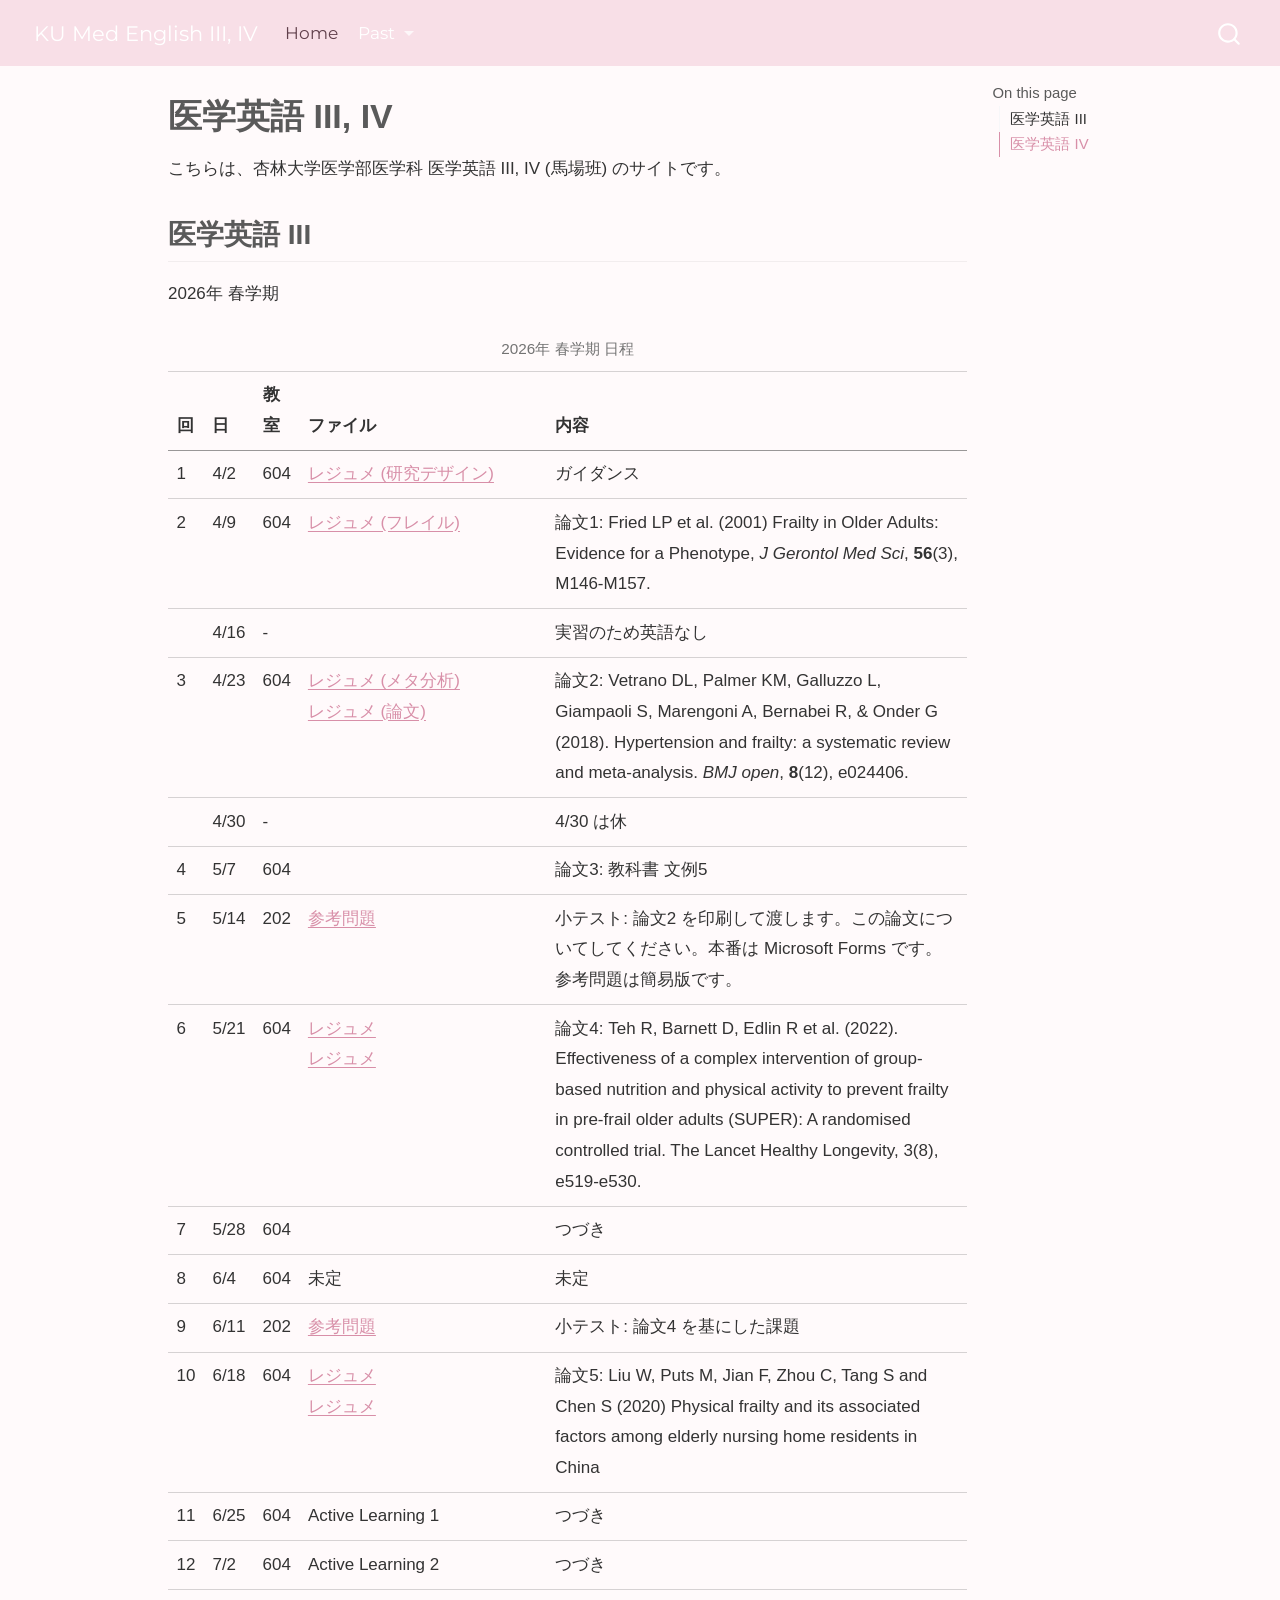
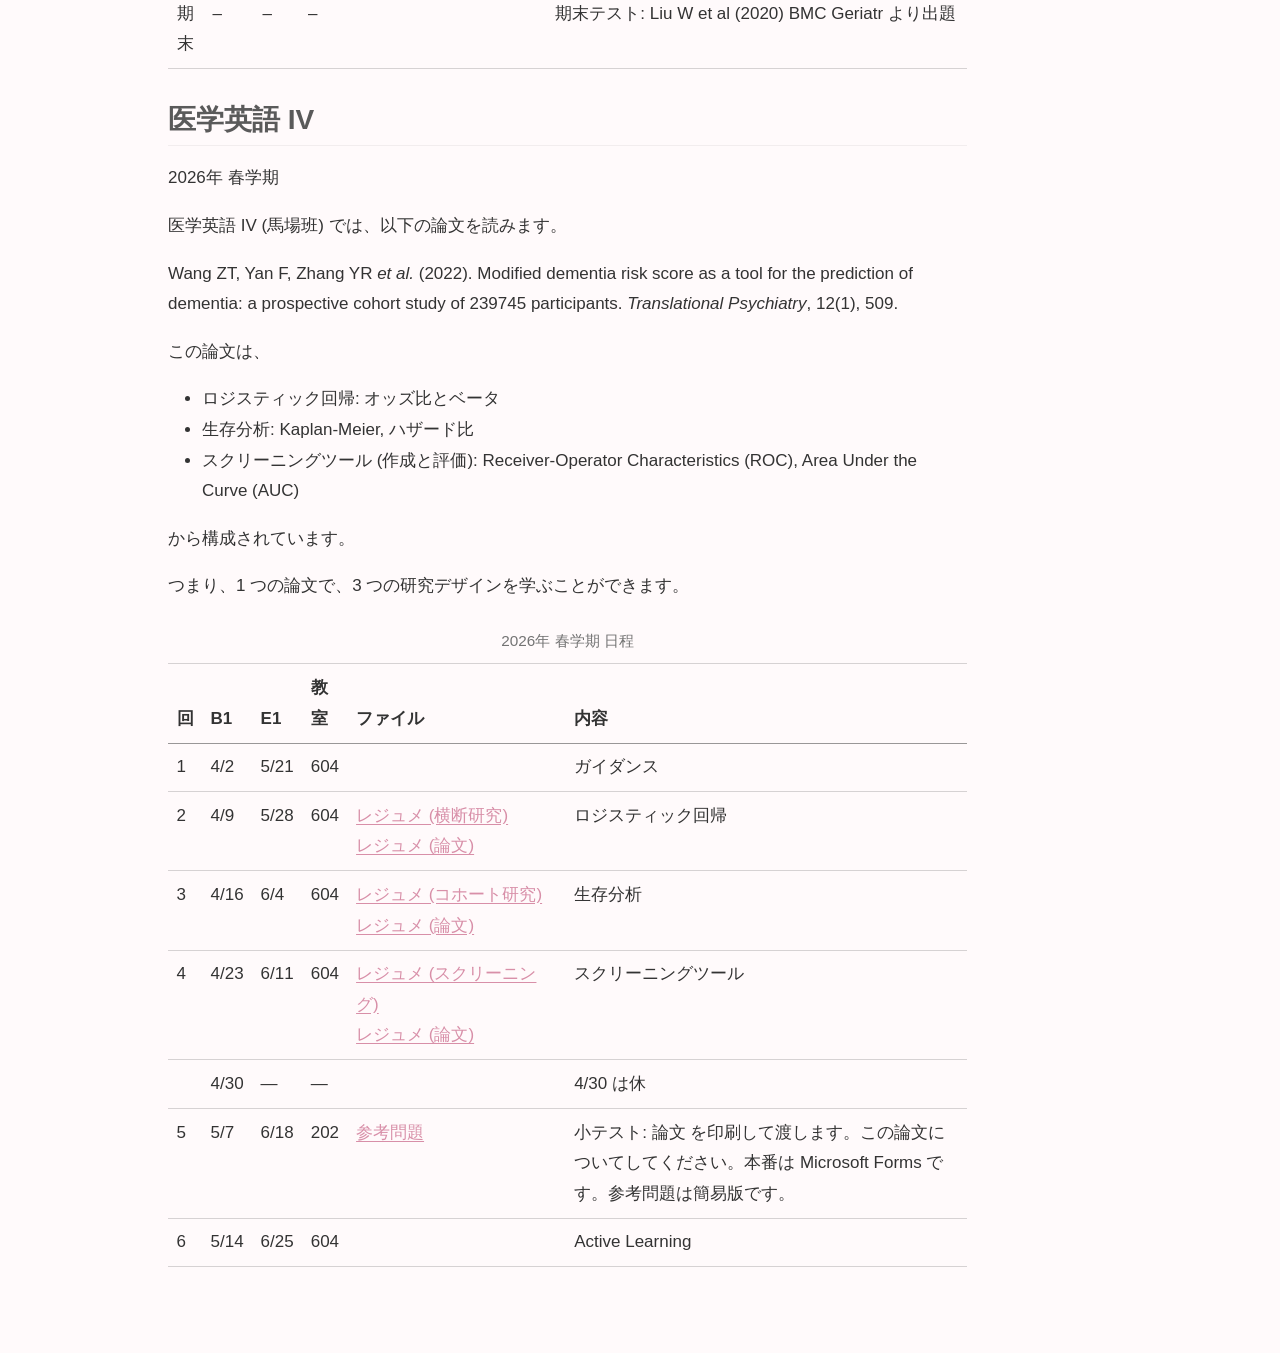
<file: docs/index.html>
<!DOCTYPE html>
<html xmlns="http://www.w3.org/1999/xhtml" lang="en" xml:lang="en"><head>

<meta charset="utf-8">
<meta name="generator" content="quarto-1.8.25">

<meta name="viewport" content="width=device-width, initial-scale=1.0, user-scalable=yes">


<title>医学英語 III, IV – KU Med English III, IV</title>
<style>
code{white-space: pre-wrap;}
span.smallcaps{font-variant: small-caps;}
div.columns{display: flex; gap: min(4vw, 1.5em);}
div.column{flex: auto; overflow-x: auto;}
div.hanging-indent{margin-left: 1.5em; text-indent: -1.5em;}
ul.task-list{list-style: none;}
ul.task-list li input[type="checkbox"] {
  width: 0.8em;
  margin: 0 0.8em 0.2em -1em; /* quarto-specific, see https://github.com/quarto-dev/quarto-cli/issues/4556 */ 
  vertical-align: middle;
}
</style>


<script src="site_libs/quarto-nav/quarto-nav.js"></script>
<script src="site_libs/quarto-nav/headroom.min.js"></script>
<script src="site_libs/clipboard/clipboard.min.js"></script>
<script src="site_libs/quarto-search/autocomplete.umd.js"></script>
<script src="site_libs/quarto-search/fuse.min.js"></script>
<script src="site_libs/quarto-search/quarto-search.js"></script>
<meta name="quarto:offset" content="./">
<script src="site_libs/quarto-html/quarto.js" type="module"></script>
<script src="site_libs/quarto-html/tabsets/tabsets.js" type="module"></script>
<script src="site_libs/quarto-html/axe/axe-check.js" type="module"></script>
<script src="site_libs/quarto-html/popper.min.js"></script>
<script src="site_libs/quarto-html/tippy.umd.min.js"></script>
<script src="site_libs/quarto-html/anchor.min.js"></script>
<link href="site_libs/quarto-html/tippy.css" rel="stylesheet">
<link href="site_libs/quarto-html/quarto-syntax-highlighting-7b89279ff1a6dce999919e0e67d4d9ec.css" rel="stylesheet" id="quarto-text-highlighting-styles">
<script src="site_libs/bootstrap/bootstrap.min.js"></script>
<link href="site_libs/bootstrap/bootstrap-icons.css" rel="stylesheet">
<link href="site_libs/bootstrap/bootstrap-339d2f6278ea408a7a1bcedd7a5a4e6b.min.css" rel="stylesheet" append-hash="true" id="quarto-bootstrap" data-mode="light">
<script id="quarto-search-options" type="application/json">{
  "location": "navbar",
  "copy-button": false,
  "collapse-after": 3,
  "panel-placement": "end",
  "type": "overlay",
  "limit": 50,
  "keyboard-shortcut": [
    "f",
    "/",
    "s"
  ],
  "show-item-context": false,
  "language": {
    "search-no-results-text": "No results",
    "search-matching-documents-text": "matching documents",
    "search-copy-link-title": "Copy link to search",
    "search-hide-matches-text": "Hide additional matches",
    "search-more-match-text": "more match in this document",
    "search-more-matches-text": "more matches in this document",
    "search-clear-button-title": "Clear",
    "search-text-placeholder": "",
    "search-detached-cancel-button-title": "Cancel",
    "search-submit-button-title": "Submit",
    "search-label": "Search"
  }
}</script>


</head>

<body class="nav-fixed quarto-light">

<div id="quarto-search-results"></div>
  <header id="quarto-header" class="headroom fixed-top">
    <nav class="navbar navbar-expand-lg " data-bs-theme="dark">
      <div class="navbar-container container-fluid">
      <div class="navbar-brand-container mx-auto">
    <a href="./index.html" class="navbar-brand navbar-brand-logo">
    </a>
    <a class="navbar-brand" href="./index.html">
    <span class="navbar-title">KU Med English III, IV</span>
    </a>
  </div>
            <div id="quarto-search" class="" title="Search"></div>
          <button class="navbar-toggler" type="button" data-bs-toggle="collapse" data-bs-target="#navbarCollapse" aria-controls="navbarCollapse" role="menu" aria-expanded="false" aria-label="Toggle navigation" onclick="if (window.quartoToggleHeadroom) { window.quartoToggleHeadroom(); }">
  <span class="navbar-toggler-icon"></span>
</button>
          <div class="collapse navbar-collapse" id="navbarCollapse">
            <ul class="navbar-nav navbar-nav-scroll me-auto">
  <li class="nav-item">
    <a class="nav-link active" href="./index.html" aria-current="page"> 
<span class="menu-text">Home</span></a>
  </li>  
  <li class="nav-item dropdown ">
    <a class="nav-link dropdown-toggle" href="#" id="nav-menu-past" role="link" data-bs-toggle="dropdown" aria-expanded="false">
 <span class="menu-text">Past</span>
    </a>
    <ul class="dropdown-menu" aria-labelledby="nav-menu-past">    
        <li>
    <a class="dropdown-item" href="./2025_Autumn.html">
 <span class="dropdown-text">2025 Autumn</span></a>
  </li>  
    </ul>
  </li>
</ul>
          </div> <!-- /navcollapse -->
            <div class="quarto-navbar-tools">
</div>
      </div> <!-- /container-fluid -->
    </nav>
</header>
<!-- content -->
<div id="quarto-content" class="quarto-container page-columns page-rows-contents page-layout-article page-navbar">
<!-- sidebar -->
<!-- margin-sidebar -->
    <div id="quarto-margin-sidebar" class="sidebar margin-sidebar">
        <nav id="TOC" role="doc-toc" class="toc-active">
    <h2 id="toc-title">On this page</h2>
   
  <ul>
  <li><a href="#医学英語-iii" id="toc-医学英語-iii" class="nav-link active" data-scroll-target="#医学英語-iii">医学英語 III</a></li>
  <li><a href="#医学英語-iv" id="toc-医学英語-iv" class="nav-link" data-scroll-target="#医学英語-iv">医学英語 IV</a></li>
  </ul>
</nav>
    </div>
<!-- main -->
<main class="content" id="quarto-document-content">

<header id="title-block-header" class="quarto-title-block default">
<div class="quarto-title">
<h1 class="title">医学英語 III, IV</h1>
</div>



<div class="quarto-title-meta">

    
  
    
  </div>
  


</header>


<p>こちらは、杏林大学医学部医学科 医学英語 III, IV (馬場班) のサイトです。</p>
<section id="医学英語-iii" class="level2">
<h2 class="anchored" data-anchor-id="医学英語-iii">医学英語 III</h2>
<p>2026年 春学期</p>
<table class="caption-top table">
<caption>2026年 春学期 日程</caption>
<colgroup>
<col style="width: 1%">
<col style="width: 1%">
<col style="width: 3%">
<col style="width: 35%">
<col style="width: 60%">
</colgroup>
<thead>
<tr class="header">
<th>回</th>
<th>日</th>
<th>教室</th>
<th>ファイル</th>
<th>内容</th>
</tr>
</thead>
<tbody>
<tr class="odd">
<td>1</td>
<td>4/2</td>
<td>604</td>
<td><a href="https://babayoshihiko.github.io/How/design.html">レジュメ (研究デザイン)</a></td>
<td>ガイダンス</td>
</tr>
<tr class="even">
<td>2</td>
<td>4/9</td>
<td>604</td>
<td><a href="https://babayoshihiko.github.io/How/frailty.html">レジュメ (フレイル)</a></td>
<td>論文1: Fried LP et al.&nbsp;(2001) Frailty in Older Adults: Evidence for a Phenotype, <em>J Gerontol Med Sci</em>, <strong>56</strong>(3), M146-M157.</td>
</tr>
<tr class="odd">
<td></td>
<td>4/16</td>
<td>-</td>
<td></td>
<td>実習のため英語なし</td>
</tr>
<tr class="even">
<td>3</td>
<td>4/23</td>
<td>604</td>
<td><a href="https://babayoshihiko.github.io/How/meta_intro.html">レジュメ (メタ分析)</a><br><a href="https://kyorin.pages.dev/meta_vetrano.html">レジュメ (論文)</a></td>
<td>論文2: Vetrano DL, Palmer KM, Galluzzo L, Giampaoli S, Marengoni A, Bernabei R, &amp; Onder G (2018). Hypertension and frailty: a systematic review and meta-analysis. <em>BMJ open</em>, <strong>8</strong>(12), e024406.</td>
</tr>
<tr class="odd">
<td></td>
<td>4/30</td>
<td>-</td>
<td></td>
<td>4/30 は休</td>
</tr>
<tr class="even">
<td>4</td>
<td>5/7</td>
<td>604</td>
<td></td>
<td>論文3: 教科書 文例5</td>
</tr>
<tr class="odd">
<td>5</td>
<td>5/14</td>
<td>202</td>
<td><a href="https://kyorin.pages.dev/meta_vetrano_q.html">参考問題</a></td>
<td>小テスト: 論文2 を印刷して渡します。この論文についてしてください。本番は Microsoft Forms です。参考問題は簡易版です。</td>
</tr>
<tr class="even">
<td>6</td>
<td>5/21</td>
<td>604</td>
<td><a href="https://babayoshihiko.github.io/How/rct_intro.html">レジュメ</a><br><a href="https://kyorin.pages.dev/rct_teh.html">レジュメ</a></td>
<td>論文4: Teh R, Barnett D, Edlin R et al.&nbsp;(2022). Effectiveness of a complex intervention of group-based nutrition and physical activity to prevent frailty in pre-frail older adults (SUPER): A randomised controlled trial. The Lancet Healthy Longevity, 3(8), e519-e530.</td>
</tr>
<tr class="odd">
<td>7</td>
<td>5/28</td>
<td>604</td>
<td></td>
<td>つづき</td>
</tr>
<tr class="even">
<td>8</td>
<td>6/4</td>
<td>604</td>
<td>未定</td>
<td>未定</td>
</tr>
<tr class="odd">
<td>9</td>
<td>6/11</td>
<td>202</td>
<td><a href="https://docs.google.com/forms/d/e/1FAIpQLSeEI0pFkn-cZTdrIPrbXhW5z1Pq6cPuHLH8r0yxcHSd3hLn8A/viewform?usp=header">参考問題</a></td>
<td>小テスト: 論文4 を基にした課題</td>
</tr>
<tr class="even">
<td>10</td>
<td>6/18</td>
<td>604</td>
<td><a href="https://babayoshihiko.github.io/How/crosssectional_intro.html">レジュメ</a><br><a href="http://kyorin.pages.dev/crosssectional_liu.html">レジュメ</a></td>
<td>論文5: Liu W, Puts M, Jian F, Zhou C, Tang S and Chen S (2020) Physical frailty and its associated factors among elderly nursing home residents in China</td>
</tr>
<tr class="odd">
<td>11</td>
<td>6/25</td>
<td>604</td>
<td>Active Learning 1</td>
<td>つづき</td>
</tr>
<tr class="even">
<td>12</td>
<td>7/2</td>
<td>604</td>
<td>Active Learning 2</td>
<td>つづき</td>
</tr>
<tr class="odd">
<td>期末</td>
<td>–</td>
<td>–</td>
<td>–</td>
<td>期末テスト: Liu W et al (2020) BMC Geriatr より出題</td>
</tr>
</tbody>
</table>
</section>
<section id="医学英語-iv" class="level2">
<h2 class="anchored" data-anchor-id="医学英語-iv">医学英語 IV</h2>
<p>2026年 春学期</p>
<p>医学英語 IV (馬場班) では、以下の論文を読みます。</p>
<p>Wang ZT, Yan F, Zhang YR <em>et al.</em> (2022). Modified dementia risk score as a tool for the prediction of dementia: a prospective cohort study of 239745 participants. <em>Translational Psychiatry</em>, 12(1), 509.</p>
<p>この論文は、</p>
<ul>
<li>ロジスティック回帰: オッズ比とベータ</li>
<li>生存分析: Kaplan-Meier, ハザード比</li>
<li>スクリーニングツール (作成と評価): Receiver-Operator Characteristics (ROC), Area Under the Curve (AUC)</li>
</ul>
<p>から構成されています。</p>
<p>つまり、1 つの論文で、3 つの研究デザインを学ぶことができます。</p>
<table class="caption-top table">
<caption>2026年 春学期 日程</caption>
<colgroup>
<col style="width: 1%">
<col style="width: 1%">
<col style="width: 1%">
<col style="width: 3%">
<col style="width: 33%">
<col style="width: 60%">
</colgroup>
<thead>
<tr class="header">
<th>回</th>
<th>B1</th>
<th>E1</th>
<th>教室</th>
<th>ファイル</th>
<th>内容</th>
</tr>
</thead>
<tbody>
<tr class="odd">
<td>1</td>
<td>4/2</td>
<td>5/21</td>
<td>604</td>
<td></td>
<td>ガイダンス</td>
</tr>
<tr class="even">
<td>2</td>
<td>4/9</td>
<td>5/28</td>
<td>604</td>
<td><a href="https://babayoshihiko.github.io/How/crosssectional_intro.html">レジュメ (横断研究)</a><br><a href="https://kyorin.pages.dev/screening_wang.html">レジュメ (論文)</a></td>
<td>ロジスティック回帰</td>
</tr>
<tr class="odd">
<td>3</td>
<td>4/16</td>
<td>6/4</td>
<td>604</td>
<td><a href="https://kyorin.pages.dev/cohort_intro.html">レジュメ (コホート研究)</a><br><a href="https://kyorin.pages.dev/screening_wang.html">レジュメ (論文)</a></td>
<td>生存分析</td>
</tr>
<tr class="even">
<td>4</td>
<td>4/23</td>
<td>6/11</td>
<td>604</td>
<td><a href="https://babayoshihiko.github.io/How/screening_intro.html">レジュメ (スクリーニング)</a><br><a href="https://kyorin.pages.dev/screening_wang.html">レジュメ (論文)</a></td>
<td>スクリーニングツール</td>
</tr>
<tr class="odd">
<td></td>
<td>4/30</td>
<td>—</td>
<td>—</td>
<td></td>
<td>4/30 は休</td>
</tr>
<tr class="even">
<td>5</td>
<td>5/7</td>
<td>6/18</td>
<td>202</td>
<td><a href="https://kyorin.pages.dev/screening_wang_q.html">参考問題</a></td>
<td>小テスト: 論文 を印刷して渡します。この論文についてしてください。本番は Microsoft Forms です。参考問題は簡易版です。</td>
</tr>
<tr class="odd">
<td>6</td>
<td>5/14</td>
<td>6/25</td>
<td>604</td>
<td></td>
<td>Active Learning</td>
</tr>
</tbody>
</table>


</section>

</main> <!-- /main -->
<script id="quarto-html-after-body" type="application/javascript">
  window.document.addEventListener("DOMContentLoaded", function (event) {
    const icon = "";
    const anchorJS = new window.AnchorJS();
    anchorJS.options = {
      placement: 'right',
      icon: icon
    };
    anchorJS.add('.anchored');
    const isCodeAnnotation = (el) => {
      for (const clz of el.classList) {
        if (clz.startsWith('code-annotation-')) {                     
          return true;
        }
      }
      return false;
    }
    const onCopySuccess = function(e) {
      // button target
      const button = e.trigger;
      // don't keep focus
      button.blur();
      // flash "checked"
      button.classList.add('code-copy-button-checked');
      var currentTitle = button.getAttribute("title");
      button.setAttribute("title", "Copied!");
      let tooltip;
      if (window.bootstrap) {
        button.setAttribute("data-bs-toggle", "tooltip");
        button.setAttribute("data-bs-placement", "left");
        button.setAttribute("data-bs-title", "Copied!");
        tooltip = new bootstrap.Tooltip(button, 
          { trigger: "manual", 
            customClass: "code-copy-button-tooltip",
            offset: [0, -8]});
        tooltip.show();    
      }
      setTimeout(function() {
        if (tooltip) {
          tooltip.hide();
          button.removeAttribute("data-bs-title");
          button.removeAttribute("data-bs-toggle");
          button.removeAttribute("data-bs-placement");
        }
        button.setAttribute("title", currentTitle);
        button.classList.remove('code-copy-button-checked');
      }, 1000);
      // clear code selection
      e.clearSelection();
    }
    const getTextToCopy = function(trigger) {
      const outerScaffold = trigger.parentElement.cloneNode(true);
      const codeEl = outerScaffold.querySelector('code');
      for (const childEl of codeEl.children) {
        if (isCodeAnnotation(childEl)) {
          childEl.remove();
        }
      }
      return codeEl.innerText;
    }
    const clipboard = new window.ClipboardJS('.code-copy-button:not([data-in-quarto-modal])', {
      text: getTextToCopy
    });
    clipboard.on('success', onCopySuccess);
    if (window.document.getElementById('quarto-embedded-source-code-modal')) {
      const clipboardModal = new window.ClipboardJS('.code-copy-button[data-in-quarto-modal]', {
        text: getTextToCopy,
        container: window.document.getElementById('quarto-embedded-source-code-modal')
      });
      clipboardModal.on('success', onCopySuccess);
    }
      var localhostRegex = new RegExp(/^(?:http|https):\/\/localhost\:?[0-9]*\//);
      var mailtoRegex = new RegExp(/^mailto:/);
        var filterRegex = new RegExp('/' + window.location.host + '/');
      var isInternal = (href) => {
          return filterRegex.test(href) || localhostRegex.test(href) || mailtoRegex.test(href);
      }
      // Inspect non-navigation links and adorn them if external
     var links = window.document.querySelectorAll('a[href]:not(.nav-link):not(.navbar-brand):not(.toc-action):not(.sidebar-link):not(.sidebar-item-toggle):not(.pagination-link):not(.no-external):not([aria-hidden]):not(.dropdown-item):not(.quarto-navigation-tool):not(.about-link)');
      for (var i=0; i<links.length; i++) {
        const link = links[i];
        if (!isInternal(link.href)) {
          // undo the damage that might have been done by quarto-nav.js in the case of
          // links that we want to consider external
          if (link.dataset.originalHref !== undefined) {
            link.href = link.dataset.originalHref;
          }
        }
      }
    function tippyHover(el, contentFn, onTriggerFn, onUntriggerFn) {
      const config = {
        allowHTML: true,
        maxWidth: 500,
        delay: 100,
        arrow: false,
        appendTo: function(el) {
            return el.parentElement;
        },
        interactive: true,
        interactiveBorder: 10,
        theme: 'quarto',
        placement: 'bottom-start',
      };
      if (contentFn) {
        config.content = contentFn;
      }
      if (onTriggerFn) {
        config.onTrigger = onTriggerFn;
      }
      if (onUntriggerFn) {
        config.onUntrigger = onUntriggerFn;
      }
      window.tippy(el, config); 
    }
    const noterefs = window.document.querySelectorAll('a[role="doc-noteref"]');
    for (var i=0; i<noterefs.length; i++) {
      const ref = noterefs[i];
      tippyHover(ref, function() {
        // use id or data attribute instead here
        let href = ref.getAttribute('data-footnote-href') || ref.getAttribute('href');
        try { href = new URL(href).hash; } catch {}
        const id = href.replace(/^#\/?/, "");
        const note = window.document.getElementById(id);
        if (note) {
          return note.innerHTML;
        } else {
          return "";
        }
      });
    }
    const xrefs = window.document.querySelectorAll('a.quarto-xref');
    const processXRef = (id, note) => {
      // Strip column container classes
      const stripColumnClz = (el) => {
        el.classList.remove("page-full", "page-columns");
        if (el.children) {
          for (const child of el.children) {
            stripColumnClz(child);
          }
        }
      }
      stripColumnClz(note)
      if (id === null || id.startsWith('sec-')) {
        // Special case sections, only their first couple elements
        const container = document.createElement("div");
        if (note.children && note.children.length > 2) {
          container.appendChild(note.children[0].cloneNode(true));
          for (let i = 1; i < note.children.length; i++) {
            const child = note.children[i];
            if (child.tagName === "P" && child.innerText === "") {
              continue;
            } else {
              container.appendChild(child.cloneNode(true));
              break;
            }
          }
          if (window.Quarto?.typesetMath) {
            window.Quarto.typesetMath(container);
          }
          return container.innerHTML
        } else {
          if (window.Quarto?.typesetMath) {
            window.Quarto.typesetMath(note);
          }
          return note.innerHTML;
        }
      } else {
        // Remove any anchor links if they are present
        const anchorLink = note.querySelector('a.anchorjs-link');
        if (anchorLink) {
          anchorLink.remove();
        }
        if (window.Quarto?.typesetMath) {
          window.Quarto.typesetMath(note);
        }
        if (note.classList.contains("callout")) {
          return note.outerHTML;
        } else {
          return note.innerHTML;
        }
      }
    }
    for (var i=0; i<xrefs.length; i++) {
      const xref = xrefs[i];
      tippyHover(xref, undefined, function(instance) {
        instance.disable();
        let url = xref.getAttribute('href');
        let hash = undefined; 
        if (url.startsWith('#')) {
          hash = url;
        } else {
          try { hash = new URL(url).hash; } catch {}
        }
        if (hash) {
          const id = hash.replace(/^#\/?/, "");
          const note = window.document.getElementById(id);
          if (note !== null) {
            try {
              const html = processXRef(id, note.cloneNode(true));
              instance.setContent(html);
            } finally {
              instance.enable();
              instance.show();
            }
          } else {
            // See if we can fetch this
            fetch(url.split('#')[0])
            .then(res => res.text())
            .then(html => {
              const parser = new DOMParser();
              const htmlDoc = parser.parseFromString(html, "text/html");
              const note = htmlDoc.getElementById(id);
              if (note !== null) {
                const html = processXRef(id, note);
                instance.setContent(html);
              } 
            }).finally(() => {
              instance.enable();
              instance.show();
            });
          }
        } else {
          // See if we can fetch a full url (with no hash to target)
          // This is a special case and we should probably do some content thinning / targeting
          fetch(url)
          .then(res => res.text())
          .then(html => {
            const parser = new DOMParser();
            const htmlDoc = parser.parseFromString(html, "text/html");
            const note = htmlDoc.querySelector('main.content');
            if (note !== null) {
              // This should only happen for chapter cross references
              // (since there is no id in the URL)
              // remove the first header
              if (note.children.length > 0 && note.children[0].tagName === "HEADER") {
                note.children[0].remove();
              }
              const html = processXRef(null, note);
              instance.setContent(html);
            } 
          }).finally(() => {
            instance.enable();
            instance.show();
          });
        }
      }, function(instance) {
      });
    }
        let selectedAnnoteEl;
        const selectorForAnnotation = ( cell, annotation) => {
          let cellAttr = 'data-code-cell="' + cell + '"';
          let lineAttr = 'data-code-annotation="' +  annotation + '"';
          const selector = 'span[' + cellAttr + '][' + lineAttr + ']';
          return selector;
        }
        const selectCodeLines = (annoteEl) => {
          const doc = window.document;
          const targetCell = annoteEl.getAttribute("data-target-cell");
          const targetAnnotation = annoteEl.getAttribute("data-target-annotation");
          const annoteSpan = window.document.querySelector(selectorForAnnotation(targetCell, targetAnnotation));
          const lines = annoteSpan.getAttribute("data-code-lines").split(",");
          const lineIds = lines.map((line) => {
            return targetCell + "-" + line;
          })
          let top = null;
          let height = null;
          let parent = null;
          if (lineIds.length > 0) {
              //compute the position of the single el (top and bottom and make a div)
              const el = window.document.getElementById(lineIds[0]);
              top = el.offsetTop;
              height = el.offsetHeight;
              parent = el.parentElement.parentElement;
            if (lineIds.length > 1) {
              const lastEl = window.document.getElementById(lineIds[lineIds.length - 1]);
              const bottom = lastEl.offsetTop + lastEl.offsetHeight;
              height = bottom - top;
            }
            if (top !== null && height !== null && parent !== null) {
              // cook up a div (if necessary) and position it 
              let div = window.document.getElementById("code-annotation-line-highlight");
              if (div === null) {
                div = window.document.createElement("div");
                div.setAttribute("id", "code-annotation-line-highlight");
                div.style.position = 'absolute';
                parent.appendChild(div);
              }
              div.style.top = top - 2 + "px";
              div.style.height = height + 4 + "px";
              div.style.left = 0;
              let gutterDiv = window.document.getElementById("code-annotation-line-highlight-gutter");
              if (gutterDiv === null) {
                gutterDiv = window.document.createElement("div");
                gutterDiv.setAttribute("id", "code-annotation-line-highlight-gutter");
                gutterDiv.style.position = 'absolute';
                const codeCell = window.document.getElementById(targetCell);
                const gutter = codeCell.querySelector('.code-annotation-gutter');
                gutter.appendChild(gutterDiv);
              }
              gutterDiv.style.top = top - 2 + "px";
              gutterDiv.style.height = height + 4 + "px";
            }
            selectedAnnoteEl = annoteEl;
          }
        };
        const unselectCodeLines = () => {
          const elementsIds = ["code-annotation-line-highlight", "code-annotation-line-highlight-gutter"];
          elementsIds.forEach((elId) => {
            const div = window.document.getElementById(elId);
            if (div) {
              div.remove();
            }
          });
          selectedAnnoteEl = undefined;
        };
          // Handle positioning of the toggle
      window.addEventListener(
        "resize",
        throttle(() => {
          elRect = undefined;
          if (selectedAnnoteEl) {
            selectCodeLines(selectedAnnoteEl);
          }
        }, 10)
      );
      function throttle(fn, ms) {
      let throttle = false;
      let timer;
        return (...args) => {
          if(!throttle) { // first call gets through
              fn.apply(this, args);
              throttle = true;
          } else { // all the others get throttled
              if(timer) clearTimeout(timer); // cancel #2
              timer = setTimeout(() => {
                fn.apply(this, args);
                timer = throttle = false;
              }, ms);
          }
        };
      }
        // Attach click handler to the DT
        const annoteDls = window.document.querySelectorAll('dt[data-target-cell]');
        for (const annoteDlNode of annoteDls) {
          annoteDlNode.addEventListener('click', (event) => {
            const clickedEl = event.target;
            if (clickedEl !== selectedAnnoteEl) {
              unselectCodeLines();
              const activeEl = window.document.querySelector('dt[data-target-cell].code-annotation-active');
              if (activeEl) {
                activeEl.classList.remove('code-annotation-active');
              }
              selectCodeLines(clickedEl);
              clickedEl.classList.add('code-annotation-active');
            } else {
              // Unselect the line
              unselectCodeLines();
              clickedEl.classList.remove('code-annotation-active');
            }
          });
        }
    const findCites = (el) => {
      const parentEl = el.parentElement;
      if (parentEl) {
        const cites = parentEl.dataset.cites;
        if (cites) {
          return {
            el,
            cites: cites.split(' ')
          };
        } else {
          return findCites(el.parentElement)
        }
      } else {
        return undefined;
      }
    };
    var bibliorefs = window.document.querySelectorAll('a[role="doc-biblioref"]');
    for (var i=0; i<bibliorefs.length; i++) {
      const ref = bibliorefs[i];
      const citeInfo = findCites(ref);
      if (citeInfo) {
        tippyHover(citeInfo.el, function() {
          var popup = window.document.createElement('div');
          citeInfo.cites.forEach(function(cite) {
            var citeDiv = window.document.createElement('div');
            citeDiv.classList.add('hanging-indent');
            citeDiv.classList.add('csl-entry');
            var biblioDiv = window.document.getElementById('ref-' + cite);
            if (biblioDiv) {
              citeDiv.innerHTML = biblioDiv.innerHTML;
            }
            popup.appendChild(citeDiv);
          });
          return popup.innerHTML;
        });
      }
    }
  });
  </script>
</div> <!-- /content -->




</body></html>
</file>
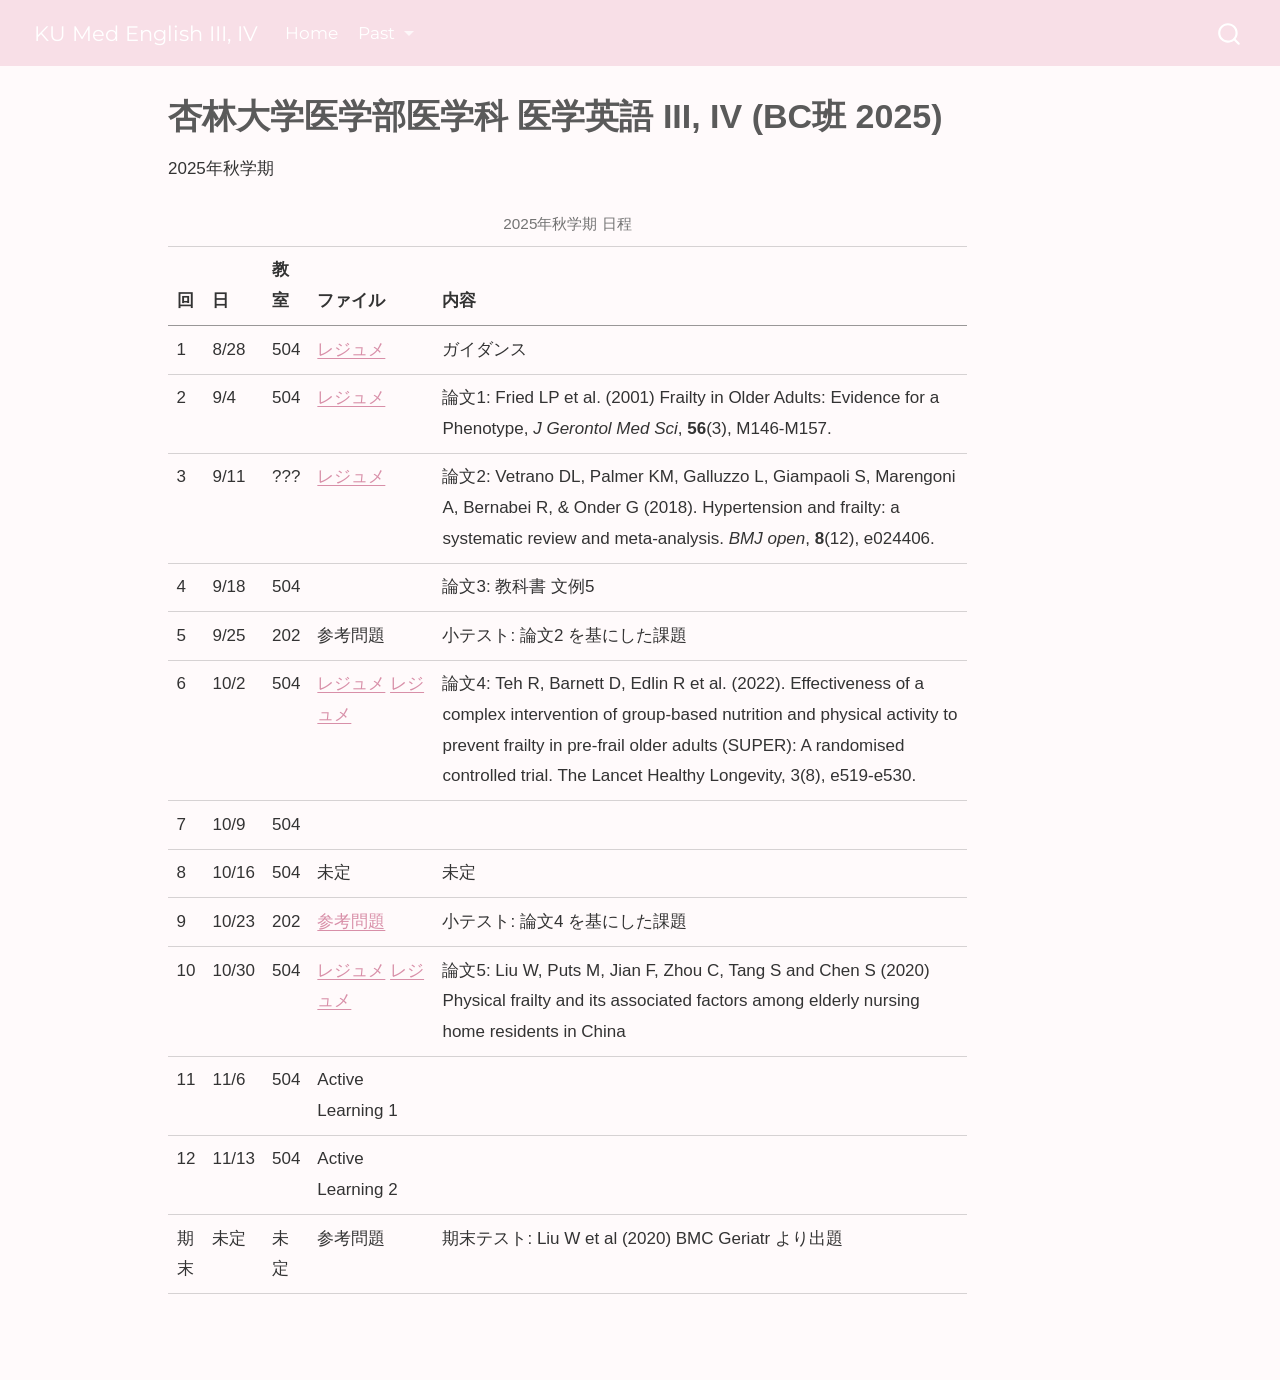
<file: docs/2025_Autumn.html>
<!DOCTYPE html>
<html xmlns="http://www.w3.org/1999/xhtml" lang="en" xml:lang="en"><head>

<meta charset="utf-8">
<meta name="generator" content="quarto-1.8.25">

<meta name="viewport" content="width=device-width, initial-scale=1.0, user-scalable=yes">


<title>杏林大学医学部医学科 医学英語 III, IV (BC班 2025) – KU Med English III, IV</title>
<style>
code{white-space: pre-wrap;}
span.smallcaps{font-variant: small-caps;}
div.columns{display: flex; gap: min(4vw, 1.5em);}
div.column{flex: auto; overflow-x: auto;}
div.hanging-indent{margin-left: 1.5em; text-indent: -1.5em;}
ul.task-list{list-style: none;}
ul.task-list li input[type="checkbox"] {
  width: 0.8em;
  margin: 0 0.8em 0.2em -1em; /* quarto-specific, see https://github.com/quarto-dev/quarto-cli/issues/4556 */ 
  vertical-align: middle;
}
</style>


<script src="site_libs/quarto-nav/quarto-nav.js"></script>
<script src="site_libs/quarto-nav/headroom.min.js"></script>
<script src="site_libs/clipboard/clipboard.min.js"></script>
<script src="site_libs/quarto-search/autocomplete.umd.js"></script>
<script src="site_libs/quarto-search/fuse.min.js"></script>
<script src="site_libs/quarto-search/quarto-search.js"></script>
<meta name="quarto:offset" content="./">
<script src="site_libs/quarto-html/quarto.js" type="module"></script>
<script src="site_libs/quarto-html/tabsets/tabsets.js" type="module"></script>
<script src="site_libs/quarto-html/axe/axe-check.js" type="module"></script>
<script src="site_libs/quarto-html/popper.min.js"></script>
<script src="site_libs/quarto-html/tippy.umd.min.js"></script>
<script src="site_libs/quarto-html/anchor.min.js"></script>
<link href="site_libs/quarto-html/tippy.css" rel="stylesheet">
<link href="site_libs/quarto-html/quarto-syntax-highlighting-7b89279ff1a6dce999919e0e67d4d9ec.css" rel="stylesheet" id="quarto-text-highlighting-styles">
<script src="site_libs/bootstrap/bootstrap.min.js"></script>
<link href="site_libs/bootstrap/bootstrap-icons.css" rel="stylesheet">
<link href="site_libs/bootstrap/bootstrap-339d2f6278ea408a7a1bcedd7a5a4e6b.min.css" rel="stylesheet" append-hash="true" id="quarto-bootstrap" data-mode="light">
<script id="quarto-search-options" type="application/json">{
  "location": "navbar",
  "copy-button": false,
  "collapse-after": 3,
  "panel-placement": "end",
  "type": "overlay",
  "limit": 50,
  "keyboard-shortcut": [
    "f",
    "/",
    "s"
  ],
  "show-item-context": false,
  "language": {
    "search-no-results-text": "No results",
    "search-matching-documents-text": "matching documents",
    "search-copy-link-title": "Copy link to search",
    "search-hide-matches-text": "Hide additional matches",
    "search-more-match-text": "more match in this document",
    "search-more-matches-text": "more matches in this document",
    "search-clear-button-title": "Clear",
    "search-text-placeholder": "",
    "search-detached-cancel-button-title": "Cancel",
    "search-submit-button-title": "Submit",
    "search-label": "Search"
  }
}</script>


</head>

<body class="nav-fixed quarto-light">

<div id="quarto-search-results"></div>
  <header id="quarto-header" class="headroom fixed-top">
    <nav class="navbar navbar-expand-lg " data-bs-theme="dark">
      <div class="navbar-container container-fluid">
      <div class="navbar-brand-container mx-auto">
    <a href="./index.html" class="navbar-brand navbar-brand-logo">
    </a>
    <a class="navbar-brand" href="./index.html">
    <span class="navbar-title">KU Med English III, IV</span>
    </a>
  </div>
            <div id="quarto-search" class="" title="Search"></div>
          <button class="navbar-toggler" type="button" data-bs-toggle="collapse" data-bs-target="#navbarCollapse" aria-controls="navbarCollapse" role="menu" aria-expanded="false" aria-label="Toggle navigation" onclick="if (window.quartoToggleHeadroom) { window.quartoToggleHeadroom(); }">
  <span class="navbar-toggler-icon"></span>
</button>
          <div class="collapse navbar-collapse" id="navbarCollapse">
            <ul class="navbar-nav navbar-nav-scroll me-auto">
  <li class="nav-item">
    <a class="nav-link" href="./index.html"> 
<span class="menu-text">Home</span></a>
  </li>  
  <li class="nav-item dropdown ">
    <a class="nav-link dropdown-toggle" href="#" id="nav-menu-past" role="link" data-bs-toggle="dropdown" aria-expanded="false">
 <span class="menu-text">Past</span>
    </a>
    <ul class="dropdown-menu" aria-labelledby="nav-menu-past">    
        <li>
    <a class="dropdown-item" href="./2025_Autumn.html">
 <span class="dropdown-text">2025 Autumn</span></a>
  </li>  
    </ul>
  </li>
</ul>
          </div> <!-- /navcollapse -->
            <div class="quarto-navbar-tools">
</div>
      </div> <!-- /container-fluid -->
    </nav>
</header>
<!-- content -->
<div id="quarto-content" class="quarto-container page-columns page-rows-contents page-layout-article page-navbar">
<!-- sidebar -->
<!-- margin-sidebar -->
    <div id="quarto-margin-sidebar" class="sidebar margin-sidebar zindex-bottom">
        
    </div>
<!-- main -->
<main class="content" id="quarto-document-content">

<header id="title-block-header" class="quarto-title-block default">
<div class="quarto-title">
<h1 class="title">杏林大学医学部医学科 医学英語 III, IV (BC班 2025)</h1>
</div>



<div class="quarto-title-meta">

    
  
    
  </div>
  


</header>


<p>2025年秋学期</p>
<table class="caption-top table">
<caption>2025年秋学期 日程</caption>
<colgroup>
<col style="width: 1%">
<col style="width: 1%">
<col style="width: 1%">
<col style="width: 17%">
<col style="width: 80%">
</colgroup>
<thead>
<tr class="header">
<th>回</th>
<th>日</th>
<th>教室</th>
<th>ファイル</th>
<th>内容</th>
</tr>
</thead>
<tbody>
<tr class="odd">
<td>1</td>
<td>8/28</td>
<td>504</td>
<td><a href="https://babayoshihiko.github.io/How/design.html">レジュメ</a></td>
<td>ガイダンス</td>
</tr>
<tr class="even">
<td>2</td>
<td>9/4</td>
<td>504</td>
<td><a href="https://babayoshihiko.github.io/How/frailty.html">レジュメ</a></td>
<td>論文1: Fried LP et al.&nbsp;(2001) Frailty in Older Adults: Evidence for a Phenotype, <em>J Gerontol Med Sci</em>, <strong>56</strong>(3), M146-M157.</td>
</tr>
<tr class="odd">
<td>3</td>
<td>9/11</td>
<td>???</td>
<td><a href="https://kyorin.pages.dev/meta_vetrano.html">レジュメ</a></td>
<td>論文2: Vetrano DL, Palmer KM, Galluzzo L, Giampaoli S, Marengoni A, Bernabei R, &amp; Onder G (2018). Hypertension and frailty: a systematic review and meta-analysis. <em>BMJ open</em>, <strong>8</strong>(12), e024406.</td>
</tr>
<tr class="even">
<td>4</td>
<td>9/18</td>
<td>504</td>
<td></td>
<td>論文3: 教科書 文例5</td>
</tr>
<tr class="odd">
<td>5</td>
<td>9/25</td>
<td>202</td>
<td>参考問題</td>
<td>小テスト: 論文2 を基にした課題</td>
</tr>
<tr class="even">
<td>6</td>
<td>10/2</td>
<td>504</td>
<td><a href="https://babayoshihiko.github.io/How/rct_intro.html">レジュメ</a> <a href="http://124.219.182.167/How2/rct_teh.html">レジュメ</a></td>
<td>論文4: Teh R, Barnett D, Edlin R et al.&nbsp;(2022). Effectiveness of a complex intervention of group-based nutrition and physical activity to prevent frailty in pre-frail older adults (SUPER): A randomised controlled trial. The Lancet Healthy Longevity, 3(8), e519-e530.</td>
</tr>
<tr class="odd">
<td>7</td>
<td>10/9</td>
<td>504</td>
<td></td>
<td></td>
</tr>
<tr class="even">
<td>8</td>
<td>10/16</td>
<td>504</td>
<td>未定</td>
<td>未定</td>
</tr>
<tr class="odd">
<td>9</td>
<td>10/23</td>
<td>202</td>
<td><a href="https://docs.google.com/forms/d/e/1FAIpQLSeEI0pFkn-cZTdrIPrbXhW5z1Pq6cPuHLH8r0yxcHSd3hLn8A/viewform?usp=header">参考問題</a></td>
<td>小テスト: 論文4 を基にした課題</td>
</tr>
<tr class="even">
<td>10</td>
<td>10/30</td>
<td>504</td>
<td><a href="https://babayoshihiko.github.io/How/crosssectional_intro.html">レジュメ</a> <a href="https://kyorin.pages.dev/crosssectional_liu.html">レジュメ</a></td>
<td>論文5: Liu W, Puts M, Jian F, Zhou C, Tang S and Chen S (2020) Physical frailty and its associated factors among elderly nursing home residents in China</td>
</tr>
<tr class="odd">
<td>11</td>
<td>11/6</td>
<td>504</td>
<td>Active Learning 1</td>
<td></td>
</tr>
<tr class="even">
<td>12</td>
<td>11/13</td>
<td>504</td>
<td>Active Learning 2</td>
<td></td>
</tr>
<tr class="odd">
<td>期末</td>
<td>未定</td>
<td>未定</td>
<td>参考問題</td>
<td>期末テスト: Liu W et al (2020) BMC Geriatr より出題</td>
</tr>
</tbody>
</table>



</main> <!-- /main -->
<script id="quarto-html-after-body" type="application/javascript">
  window.document.addEventListener("DOMContentLoaded", function (event) {
    const icon = "";
    const anchorJS = new window.AnchorJS();
    anchorJS.options = {
      placement: 'right',
      icon: icon
    };
    anchorJS.add('.anchored');
    const isCodeAnnotation = (el) => {
      for (const clz of el.classList) {
        if (clz.startsWith('code-annotation-')) {                     
          return true;
        }
      }
      return false;
    }
    const onCopySuccess = function(e) {
      // button target
      const button = e.trigger;
      // don't keep focus
      button.blur();
      // flash "checked"
      button.classList.add('code-copy-button-checked');
      var currentTitle = button.getAttribute("title");
      button.setAttribute("title", "Copied!");
      let tooltip;
      if (window.bootstrap) {
        button.setAttribute("data-bs-toggle", "tooltip");
        button.setAttribute("data-bs-placement", "left");
        button.setAttribute("data-bs-title", "Copied!");
        tooltip = new bootstrap.Tooltip(button, 
          { trigger: "manual", 
            customClass: "code-copy-button-tooltip",
            offset: [0, -8]});
        tooltip.show();    
      }
      setTimeout(function() {
        if (tooltip) {
          tooltip.hide();
          button.removeAttribute("data-bs-title");
          button.removeAttribute("data-bs-toggle");
          button.removeAttribute("data-bs-placement");
        }
        button.setAttribute("title", currentTitle);
        button.classList.remove('code-copy-button-checked');
      }, 1000);
      // clear code selection
      e.clearSelection();
    }
    const getTextToCopy = function(trigger) {
      const outerScaffold = trigger.parentElement.cloneNode(true);
      const codeEl = outerScaffold.querySelector('code');
      for (const childEl of codeEl.children) {
        if (isCodeAnnotation(childEl)) {
          childEl.remove();
        }
      }
      return codeEl.innerText;
    }
    const clipboard = new window.ClipboardJS('.code-copy-button:not([data-in-quarto-modal])', {
      text: getTextToCopy
    });
    clipboard.on('success', onCopySuccess);
    if (window.document.getElementById('quarto-embedded-source-code-modal')) {
      const clipboardModal = new window.ClipboardJS('.code-copy-button[data-in-quarto-modal]', {
        text: getTextToCopy,
        container: window.document.getElementById('quarto-embedded-source-code-modal')
      });
      clipboardModal.on('success', onCopySuccess);
    }
      var localhostRegex = new RegExp(/^(?:http|https):\/\/localhost\:?[0-9]*\//);
      var mailtoRegex = new RegExp(/^mailto:/);
        var filterRegex = new RegExp('/' + window.location.host + '/');
      var isInternal = (href) => {
          return filterRegex.test(href) || localhostRegex.test(href) || mailtoRegex.test(href);
      }
      // Inspect non-navigation links and adorn them if external
     var links = window.document.querySelectorAll('a[href]:not(.nav-link):not(.navbar-brand):not(.toc-action):not(.sidebar-link):not(.sidebar-item-toggle):not(.pagination-link):not(.no-external):not([aria-hidden]):not(.dropdown-item):not(.quarto-navigation-tool):not(.about-link)');
      for (var i=0; i<links.length; i++) {
        const link = links[i];
        if (!isInternal(link.href)) {
          // undo the damage that might have been done by quarto-nav.js in the case of
          // links that we want to consider external
          if (link.dataset.originalHref !== undefined) {
            link.href = link.dataset.originalHref;
          }
        }
      }
    function tippyHover(el, contentFn, onTriggerFn, onUntriggerFn) {
      const config = {
        allowHTML: true,
        maxWidth: 500,
        delay: 100,
        arrow: false,
        appendTo: function(el) {
            return el.parentElement;
        },
        interactive: true,
        interactiveBorder: 10,
        theme: 'quarto',
        placement: 'bottom-start',
      };
      if (contentFn) {
        config.content = contentFn;
      }
      if (onTriggerFn) {
        config.onTrigger = onTriggerFn;
      }
      if (onUntriggerFn) {
        config.onUntrigger = onUntriggerFn;
      }
      window.tippy(el, config); 
    }
    const noterefs = window.document.querySelectorAll('a[role="doc-noteref"]');
    for (var i=0; i<noterefs.length; i++) {
      const ref = noterefs[i];
      tippyHover(ref, function() {
        // use id or data attribute instead here
        let href = ref.getAttribute('data-footnote-href') || ref.getAttribute('href');
        try { href = new URL(href).hash; } catch {}
        const id = href.replace(/^#\/?/, "");
        const note = window.document.getElementById(id);
        if (note) {
          return note.innerHTML;
        } else {
          return "";
        }
      });
    }
    const xrefs = window.document.querySelectorAll('a.quarto-xref');
    const processXRef = (id, note) => {
      // Strip column container classes
      const stripColumnClz = (el) => {
        el.classList.remove("page-full", "page-columns");
        if (el.children) {
          for (const child of el.children) {
            stripColumnClz(child);
          }
        }
      }
      stripColumnClz(note)
      if (id === null || id.startsWith('sec-')) {
        // Special case sections, only their first couple elements
        const container = document.createElement("div");
        if (note.children && note.children.length > 2) {
          container.appendChild(note.children[0].cloneNode(true));
          for (let i = 1; i < note.children.length; i++) {
            const child = note.children[i];
            if (child.tagName === "P" && child.innerText === "") {
              continue;
            } else {
              container.appendChild(child.cloneNode(true));
              break;
            }
          }
          if (window.Quarto?.typesetMath) {
            window.Quarto.typesetMath(container);
          }
          return container.innerHTML
        } else {
          if (window.Quarto?.typesetMath) {
            window.Quarto.typesetMath(note);
          }
          return note.innerHTML;
        }
      } else {
        // Remove any anchor links if they are present
        const anchorLink = note.querySelector('a.anchorjs-link');
        if (anchorLink) {
          anchorLink.remove();
        }
        if (window.Quarto?.typesetMath) {
          window.Quarto.typesetMath(note);
        }
        if (note.classList.contains("callout")) {
          return note.outerHTML;
        } else {
          return note.innerHTML;
        }
      }
    }
    for (var i=0; i<xrefs.length; i++) {
      const xref = xrefs[i];
      tippyHover(xref, undefined, function(instance) {
        instance.disable();
        let url = xref.getAttribute('href');
        let hash = undefined; 
        if (url.startsWith('#')) {
          hash = url;
        } else {
          try { hash = new URL(url).hash; } catch {}
        }
        if (hash) {
          const id = hash.replace(/^#\/?/, "");
          const note = window.document.getElementById(id);
          if (note !== null) {
            try {
              const html = processXRef(id, note.cloneNode(true));
              instance.setContent(html);
            } finally {
              instance.enable();
              instance.show();
            }
          } else {
            // See if we can fetch this
            fetch(url.split('#')[0])
            .then(res => res.text())
            .then(html => {
              const parser = new DOMParser();
              const htmlDoc = parser.parseFromString(html, "text/html");
              const note = htmlDoc.getElementById(id);
              if (note !== null) {
                const html = processXRef(id, note);
                instance.setContent(html);
              } 
            }).finally(() => {
              instance.enable();
              instance.show();
            });
          }
        } else {
          // See if we can fetch a full url (with no hash to target)
          // This is a special case and we should probably do some content thinning / targeting
          fetch(url)
          .then(res => res.text())
          .then(html => {
            const parser = new DOMParser();
            const htmlDoc = parser.parseFromString(html, "text/html");
            const note = htmlDoc.querySelector('main.content');
            if (note !== null) {
              // This should only happen for chapter cross references
              // (since there is no id in the URL)
              // remove the first header
              if (note.children.length > 0 && note.children[0].tagName === "HEADER") {
                note.children[0].remove();
              }
              const html = processXRef(null, note);
              instance.setContent(html);
            } 
          }).finally(() => {
            instance.enable();
            instance.show();
          });
        }
      }, function(instance) {
      });
    }
        let selectedAnnoteEl;
        const selectorForAnnotation = ( cell, annotation) => {
          let cellAttr = 'data-code-cell="' + cell + '"';
          let lineAttr = 'data-code-annotation="' +  annotation + '"';
          const selector = 'span[' + cellAttr + '][' + lineAttr + ']';
          return selector;
        }
        const selectCodeLines = (annoteEl) => {
          const doc = window.document;
          const targetCell = annoteEl.getAttribute("data-target-cell");
          const targetAnnotation = annoteEl.getAttribute("data-target-annotation");
          const annoteSpan = window.document.querySelector(selectorForAnnotation(targetCell, targetAnnotation));
          const lines = annoteSpan.getAttribute("data-code-lines").split(",");
          const lineIds = lines.map((line) => {
            return targetCell + "-" + line;
          })
          let top = null;
          let height = null;
          let parent = null;
          if (lineIds.length > 0) {
              //compute the position of the single el (top and bottom and make a div)
              const el = window.document.getElementById(lineIds[0]);
              top = el.offsetTop;
              height = el.offsetHeight;
              parent = el.parentElement.parentElement;
            if (lineIds.length > 1) {
              const lastEl = window.document.getElementById(lineIds[lineIds.length - 1]);
              const bottom = lastEl.offsetTop + lastEl.offsetHeight;
              height = bottom - top;
            }
            if (top !== null && height !== null && parent !== null) {
              // cook up a div (if necessary) and position it 
              let div = window.document.getElementById("code-annotation-line-highlight");
              if (div === null) {
                div = window.document.createElement("div");
                div.setAttribute("id", "code-annotation-line-highlight");
                div.style.position = 'absolute';
                parent.appendChild(div);
              }
              div.style.top = top - 2 + "px";
              div.style.height = height + 4 + "px";
              div.style.left = 0;
              let gutterDiv = window.document.getElementById("code-annotation-line-highlight-gutter");
              if (gutterDiv === null) {
                gutterDiv = window.document.createElement("div");
                gutterDiv.setAttribute("id", "code-annotation-line-highlight-gutter");
                gutterDiv.style.position = 'absolute';
                const codeCell = window.document.getElementById(targetCell);
                const gutter = codeCell.querySelector('.code-annotation-gutter');
                gutter.appendChild(gutterDiv);
              }
              gutterDiv.style.top = top - 2 + "px";
              gutterDiv.style.height = height + 4 + "px";
            }
            selectedAnnoteEl = annoteEl;
          }
        };
        const unselectCodeLines = () => {
          const elementsIds = ["code-annotation-line-highlight", "code-annotation-line-highlight-gutter"];
          elementsIds.forEach((elId) => {
            const div = window.document.getElementById(elId);
            if (div) {
              div.remove();
            }
          });
          selectedAnnoteEl = undefined;
        };
          // Handle positioning of the toggle
      window.addEventListener(
        "resize",
        throttle(() => {
          elRect = undefined;
          if (selectedAnnoteEl) {
            selectCodeLines(selectedAnnoteEl);
          }
        }, 10)
      );
      function throttle(fn, ms) {
      let throttle = false;
      let timer;
        return (...args) => {
          if(!throttle) { // first call gets through
              fn.apply(this, args);
              throttle = true;
          } else { // all the others get throttled
              if(timer) clearTimeout(timer); // cancel #2
              timer = setTimeout(() => {
                fn.apply(this, args);
                timer = throttle = false;
              }, ms);
          }
        };
      }
        // Attach click handler to the DT
        const annoteDls = window.document.querySelectorAll('dt[data-target-cell]');
        for (const annoteDlNode of annoteDls) {
          annoteDlNode.addEventListener('click', (event) => {
            const clickedEl = event.target;
            if (clickedEl !== selectedAnnoteEl) {
              unselectCodeLines();
              const activeEl = window.document.querySelector('dt[data-target-cell].code-annotation-active');
              if (activeEl) {
                activeEl.classList.remove('code-annotation-active');
              }
              selectCodeLines(clickedEl);
              clickedEl.classList.add('code-annotation-active');
            } else {
              // Unselect the line
              unselectCodeLines();
              clickedEl.classList.remove('code-annotation-active');
            }
          });
        }
    const findCites = (el) => {
      const parentEl = el.parentElement;
      if (parentEl) {
        const cites = parentEl.dataset.cites;
        if (cites) {
          return {
            el,
            cites: cites.split(' ')
          };
        } else {
          return findCites(el.parentElement)
        }
      } else {
        return undefined;
      }
    };
    var bibliorefs = window.document.querySelectorAll('a[role="doc-biblioref"]');
    for (var i=0; i<bibliorefs.length; i++) {
      const ref = bibliorefs[i];
      const citeInfo = findCites(ref);
      if (citeInfo) {
        tippyHover(citeInfo.el, function() {
          var popup = window.document.createElement('div');
          citeInfo.cites.forEach(function(cite) {
            var citeDiv = window.document.createElement('div');
            citeDiv.classList.add('hanging-indent');
            citeDiv.classList.add('csl-entry');
            var biblioDiv = window.document.getElementById('ref-' + cite);
            if (biblioDiv) {
              citeDiv.innerHTML = biblioDiv.innerHTML;
            }
            popup.appendChild(citeDiv);
          });
          return popup.innerHTML;
        });
      }
    }
  });
  </script>
</div> <!-- /content -->




</body></html>
</file>
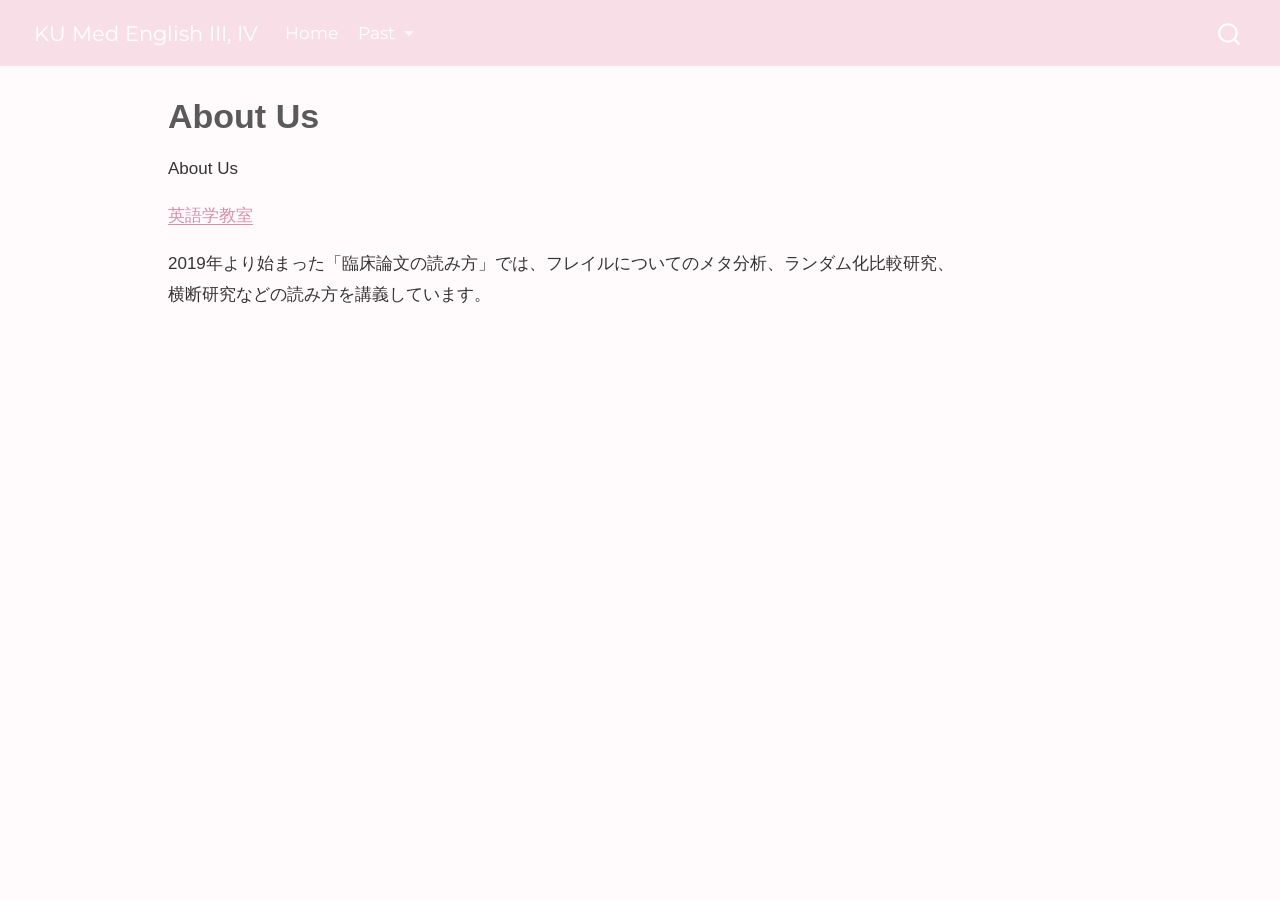
<file: docs/about.html>
<!DOCTYPE html>
<html xmlns="http://www.w3.org/1999/xhtml" lang="en" xml:lang="en"><head>

<meta charset="utf-8">
<meta name="generator" content="quarto-1.8.25">

<meta name="viewport" content="width=device-width, initial-scale=1.0, user-scalable=yes">


<title>About Us – KU Med English III, IV</title>
<style>
code{white-space: pre-wrap;}
span.smallcaps{font-variant: small-caps;}
div.columns{display: flex; gap: min(4vw, 1.5em);}
div.column{flex: auto; overflow-x: auto;}
div.hanging-indent{margin-left: 1.5em; text-indent: -1.5em;}
ul.task-list{list-style: none;}
ul.task-list li input[type="checkbox"] {
  width: 0.8em;
  margin: 0 0.8em 0.2em -1em; /* quarto-specific, see https://github.com/quarto-dev/quarto-cli/issues/4556 */ 
  vertical-align: middle;
}
</style>


<script src="site_libs/quarto-nav/quarto-nav.js"></script>
<script src="site_libs/quarto-nav/headroom.min.js"></script>
<script src="site_libs/clipboard/clipboard.min.js"></script>
<script src="site_libs/quarto-search/autocomplete.umd.js"></script>
<script src="site_libs/quarto-search/fuse.min.js"></script>
<script src="site_libs/quarto-search/quarto-search.js"></script>
<meta name="quarto:offset" content="./">
<script src="site_libs/quarto-html/quarto.js" type="module"></script>
<script src="site_libs/quarto-html/tabsets/tabsets.js" type="module"></script>
<script src="site_libs/quarto-html/axe/axe-check.js" type="module"></script>
<script src="site_libs/quarto-html/popper.min.js"></script>
<script src="site_libs/quarto-html/tippy.umd.min.js"></script>
<script src="site_libs/quarto-html/anchor.min.js"></script>
<link href="site_libs/quarto-html/tippy.css" rel="stylesheet">
<link href="site_libs/quarto-html/quarto-syntax-highlighting-7b89279ff1a6dce999919e0e67d4d9ec.css" rel="stylesheet" id="quarto-text-highlighting-styles">
<script src="site_libs/bootstrap/bootstrap.min.js"></script>
<link href="site_libs/bootstrap/bootstrap-icons.css" rel="stylesheet">
<link href="site_libs/bootstrap/bootstrap-339d2f6278ea408a7a1bcedd7a5a4e6b.min.css" rel="stylesheet" append-hash="true" id="quarto-bootstrap" data-mode="light">
<script id="quarto-search-options" type="application/json">{
  "location": "navbar",
  "copy-button": false,
  "collapse-after": 3,
  "panel-placement": "end",
  "type": "overlay",
  "limit": 50,
  "keyboard-shortcut": [
    "f",
    "/",
    "s"
  ],
  "show-item-context": false,
  "language": {
    "search-no-results-text": "No results",
    "search-matching-documents-text": "matching documents",
    "search-copy-link-title": "Copy link to search",
    "search-hide-matches-text": "Hide additional matches",
    "search-more-match-text": "more match in this document",
    "search-more-matches-text": "more matches in this document",
    "search-clear-button-title": "Clear",
    "search-text-placeholder": "",
    "search-detached-cancel-button-title": "Cancel",
    "search-submit-button-title": "Submit",
    "search-label": "Search"
  }
}</script>


</head>

<body class="nav-fixed quarto-light">

<div id="quarto-search-results"></div>
  <header id="quarto-header" class="headroom fixed-top">
    <nav class="navbar navbar-expand-lg " data-bs-theme="dark">
      <div class="navbar-container container-fluid">
      <div class="navbar-brand-container mx-auto">
    <a href="./index.html" class="navbar-brand navbar-brand-logo">
    </a>
    <a class="navbar-brand" href="./index.html">
    <span class="navbar-title">KU Med English III, IV</span>
    </a>
  </div>
            <div id="quarto-search" class="" title="Search"></div>
          <button class="navbar-toggler" type="button" data-bs-toggle="collapse" data-bs-target="#navbarCollapse" aria-controls="navbarCollapse" role="menu" aria-expanded="false" aria-label="Toggle navigation" onclick="if (window.quartoToggleHeadroom) { window.quartoToggleHeadroom(); }">
  <span class="navbar-toggler-icon"></span>
</button>
          <div class="collapse navbar-collapse" id="navbarCollapse">
            <ul class="navbar-nav navbar-nav-scroll me-auto">
  <li class="nav-item">
    <a class="nav-link" href="./index.html"> 
<span class="menu-text">Home</span></a>
  </li>  
  <li class="nav-item dropdown ">
    <a class="nav-link dropdown-toggle" href="#" id="nav-menu-past" role="link" data-bs-toggle="dropdown" aria-expanded="false">
 <span class="menu-text">Past</span>
    </a>
    <ul class="dropdown-menu" aria-labelledby="nav-menu-past">    
        <li>
    <a class="dropdown-item" href="./2025_Autumn.html">
 <span class="dropdown-text">2025 Autumn</span></a>
  </li>  
    </ul>
  </li>
</ul>
          </div> <!-- /navcollapse -->
            <div class="quarto-navbar-tools">
</div>
      </div> <!-- /container-fluid -->
    </nav>
</header>
<!-- content -->
<div id="quarto-content" class="quarto-container page-columns page-rows-contents page-layout-article page-navbar">
<!-- sidebar -->
<!-- margin-sidebar -->
    <div id="quarto-margin-sidebar" class="sidebar margin-sidebar zindex-bottom">
        
    </div>
<!-- main -->
<main class="content" id="quarto-document-content">

<header id="title-block-header" class="quarto-title-block default">
<div class="quarto-title">
<h1 class="title">About Us</h1>
</div>



<div class="quarto-title-meta">

    
  
    
  </div>
  


</header>


<p>About Us</p>
<p><a href="https://www.kyorin-u.ac.jp/univ/faculty/medicine/education/labo/english/">英語学教室</a></p>
<p>2019年より始まった「臨床論文の読み方」では、フレイルについてのメタ分析、ランダム化比較研究、横断研究などの読み方を講義しています。</p>



</main> <!-- /main -->
<script id="quarto-html-after-body" type="application/javascript">
  window.document.addEventListener("DOMContentLoaded", function (event) {
    const icon = "";
    const anchorJS = new window.AnchorJS();
    anchorJS.options = {
      placement: 'right',
      icon: icon
    };
    anchorJS.add('.anchored');
    const isCodeAnnotation = (el) => {
      for (const clz of el.classList) {
        if (clz.startsWith('code-annotation-')) {                     
          return true;
        }
      }
      return false;
    }
    const onCopySuccess = function(e) {
      // button target
      const button = e.trigger;
      // don't keep focus
      button.blur();
      // flash "checked"
      button.classList.add('code-copy-button-checked');
      var currentTitle = button.getAttribute("title");
      button.setAttribute("title", "Copied!");
      let tooltip;
      if (window.bootstrap) {
        button.setAttribute("data-bs-toggle", "tooltip");
        button.setAttribute("data-bs-placement", "left");
        button.setAttribute("data-bs-title", "Copied!");
        tooltip = new bootstrap.Tooltip(button, 
          { trigger: "manual", 
            customClass: "code-copy-button-tooltip",
            offset: [0, -8]});
        tooltip.show();    
      }
      setTimeout(function() {
        if (tooltip) {
          tooltip.hide();
          button.removeAttribute("data-bs-title");
          button.removeAttribute("data-bs-toggle");
          button.removeAttribute("data-bs-placement");
        }
        button.setAttribute("title", currentTitle);
        button.classList.remove('code-copy-button-checked');
      }, 1000);
      // clear code selection
      e.clearSelection();
    }
    const getTextToCopy = function(trigger) {
      const outerScaffold = trigger.parentElement.cloneNode(true);
      const codeEl = outerScaffold.querySelector('code');
      for (const childEl of codeEl.children) {
        if (isCodeAnnotation(childEl)) {
          childEl.remove();
        }
      }
      return codeEl.innerText;
    }
    const clipboard = new window.ClipboardJS('.code-copy-button:not([data-in-quarto-modal])', {
      text: getTextToCopy
    });
    clipboard.on('success', onCopySuccess);
    if (window.document.getElementById('quarto-embedded-source-code-modal')) {
      const clipboardModal = new window.ClipboardJS('.code-copy-button[data-in-quarto-modal]', {
        text: getTextToCopy,
        container: window.document.getElementById('quarto-embedded-source-code-modal')
      });
      clipboardModal.on('success', onCopySuccess);
    }
      var localhostRegex = new RegExp(/^(?:http|https):\/\/localhost\:?[0-9]*\//);
      var mailtoRegex = new RegExp(/^mailto:/);
        var filterRegex = new RegExp('/' + window.location.host + '/');
      var isInternal = (href) => {
          return filterRegex.test(href) || localhostRegex.test(href) || mailtoRegex.test(href);
      }
      // Inspect non-navigation links and adorn them if external
     var links = window.document.querySelectorAll('a[href]:not(.nav-link):not(.navbar-brand):not(.toc-action):not(.sidebar-link):not(.sidebar-item-toggle):not(.pagination-link):not(.no-external):not([aria-hidden]):not(.dropdown-item):not(.quarto-navigation-tool):not(.about-link)');
      for (var i=0; i<links.length; i++) {
        const link = links[i];
        if (!isInternal(link.href)) {
          // undo the damage that might have been done by quarto-nav.js in the case of
          // links that we want to consider external
          if (link.dataset.originalHref !== undefined) {
            link.href = link.dataset.originalHref;
          }
        }
      }
    function tippyHover(el, contentFn, onTriggerFn, onUntriggerFn) {
      const config = {
        allowHTML: true,
        maxWidth: 500,
        delay: 100,
        arrow: false,
        appendTo: function(el) {
            return el.parentElement;
        },
        interactive: true,
        interactiveBorder: 10,
        theme: 'quarto',
        placement: 'bottom-start',
      };
      if (contentFn) {
        config.content = contentFn;
      }
      if (onTriggerFn) {
        config.onTrigger = onTriggerFn;
      }
      if (onUntriggerFn) {
        config.onUntrigger = onUntriggerFn;
      }
      window.tippy(el, config); 
    }
    const noterefs = window.document.querySelectorAll('a[role="doc-noteref"]');
    for (var i=0; i<noterefs.length; i++) {
      const ref = noterefs[i];
      tippyHover(ref, function() {
        // use id or data attribute instead here
        let href = ref.getAttribute('data-footnote-href') || ref.getAttribute('href');
        try { href = new URL(href).hash; } catch {}
        const id = href.replace(/^#\/?/, "");
        const note = window.document.getElementById(id);
        if (note) {
          return note.innerHTML;
        } else {
          return "";
        }
      });
    }
    const xrefs = window.document.querySelectorAll('a.quarto-xref');
    const processXRef = (id, note) => {
      // Strip column container classes
      const stripColumnClz = (el) => {
        el.classList.remove("page-full", "page-columns");
        if (el.children) {
          for (const child of el.children) {
            stripColumnClz(child);
          }
        }
      }
      stripColumnClz(note)
      if (id === null || id.startsWith('sec-')) {
        // Special case sections, only their first couple elements
        const container = document.createElement("div");
        if (note.children && note.children.length > 2) {
          container.appendChild(note.children[0].cloneNode(true));
          for (let i = 1; i < note.children.length; i++) {
            const child = note.children[i];
            if (child.tagName === "P" && child.innerText === "") {
              continue;
            } else {
              container.appendChild(child.cloneNode(true));
              break;
            }
          }
          if (window.Quarto?.typesetMath) {
            window.Quarto.typesetMath(container);
          }
          return container.innerHTML
        } else {
          if (window.Quarto?.typesetMath) {
            window.Quarto.typesetMath(note);
          }
          return note.innerHTML;
        }
      } else {
        // Remove any anchor links if they are present
        const anchorLink = note.querySelector('a.anchorjs-link');
        if (anchorLink) {
          anchorLink.remove();
        }
        if (window.Quarto?.typesetMath) {
          window.Quarto.typesetMath(note);
        }
        if (note.classList.contains("callout")) {
          return note.outerHTML;
        } else {
          return note.innerHTML;
        }
      }
    }
    for (var i=0; i<xrefs.length; i++) {
      const xref = xrefs[i];
      tippyHover(xref, undefined, function(instance) {
        instance.disable();
        let url = xref.getAttribute('href');
        let hash = undefined; 
        if (url.startsWith('#')) {
          hash = url;
        } else {
          try { hash = new URL(url).hash; } catch {}
        }
        if (hash) {
          const id = hash.replace(/^#\/?/, "");
          const note = window.document.getElementById(id);
          if (note !== null) {
            try {
              const html = processXRef(id, note.cloneNode(true));
              instance.setContent(html);
            } finally {
              instance.enable();
              instance.show();
            }
          } else {
            // See if we can fetch this
            fetch(url.split('#')[0])
            .then(res => res.text())
            .then(html => {
              const parser = new DOMParser();
              const htmlDoc = parser.parseFromString(html, "text/html");
              const note = htmlDoc.getElementById(id);
              if (note !== null) {
                const html = processXRef(id, note);
                instance.setContent(html);
              } 
            }).finally(() => {
              instance.enable();
              instance.show();
            });
          }
        } else {
          // See if we can fetch a full url (with no hash to target)
          // This is a special case and we should probably do some content thinning / targeting
          fetch(url)
          .then(res => res.text())
          .then(html => {
            const parser = new DOMParser();
            const htmlDoc = parser.parseFromString(html, "text/html");
            const note = htmlDoc.querySelector('main.content');
            if (note !== null) {
              // This should only happen for chapter cross references
              // (since there is no id in the URL)
              // remove the first header
              if (note.children.length > 0 && note.children[0].tagName === "HEADER") {
                note.children[0].remove();
              }
              const html = processXRef(null, note);
              instance.setContent(html);
            } 
          }).finally(() => {
            instance.enable();
            instance.show();
          });
        }
      }, function(instance) {
      });
    }
        let selectedAnnoteEl;
        const selectorForAnnotation = ( cell, annotation) => {
          let cellAttr = 'data-code-cell="' + cell + '"';
          let lineAttr = 'data-code-annotation="' +  annotation + '"';
          const selector = 'span[' + cellAttr + '][' + lineAttr + ']';
          return selector;
        }
        const selectCodeLines = (annoteEl) => {
          const doc = window.document;
          const targetCell = annoteEl.getAttribute("data-target-cell");
          const targetAnnotation = annoteEl.getAttribute("data-target-annotation");
          const annoteSpan = window.document.querySelector(selectorForAnnotation(targetCell, targetAnnotation));
          const lines = annoteSpan.getAttribute("data-code-lines").split(",");
          const lineIds = lines.map((line) => {
            return targetCell + "-" + line;
          })
          let top = null;
          let height = null;
          let parent = null;
          if (lineIds.length > 0) {
              //compute the position of the single el (top and bottom and make a div)
              const el = window.document.getElementById(lineIds[0]);
              top = el.offsetTop;
              height = el.offsetHeight;
              parent = el.parentElement.parentElement;
            if (lineIds.length > 1) {
              const lastEl = window.document.getElementById(lineIds[lineIds.length - 1]);
              const bottom = lastEl.offsetTop + lastEl.offsetHeight;
              height = bottom - top;
            }
            if (top !== null && height !== null && parent !== null) {
              // cook up a div (if necessary) and position it 
              let div = window.document.getElementById("code-annotation-line-highlight");
              if (div === null) {
                div = window.document.createElement("div");
                div.setAttribute("id", "code-annotation-line-highlight");
                div.style.position = 'absolute';
                parent.appendChild(div);
              }
              div.style.top = top - 2 + "px";
              div.style.height = height + 4 + "px";
              div.style.left = 0;
              let gutterDiv = window.document.getElementById("code-annotation-line-highlight-gutter");
              if (gutterDiv === null) {
                gutterDiv = window.document.createElement("div");
                gutterDiv.setAttribute("id", "code-annotation-line-highlight-gutter");
                gutterDiv.style.position = 'absolute';
                const codeCell = window.document.getElementById(targetCell);
                const gutter = codeCell.querySelector('.code-annotation-gutter');
                gutter.appendChild(gutterDiv);
              }
              gutterDiv.style.top = top - 2 + "px";
              gutterDiv.style.height = height + 4 + "px";
            }
            selectedAnnoteEl = annoteEl;
          }
        };
        const unselectCodeLines = () => {
          const elementsIds = ["code-annotation-line-highlight", "code-annotation-line-highlight-gutter"];
          elementsIds.forEach((elId) => {
            const div = window.document.getElementById(elId);
            if (div) {
              div.remove();
            }
          });
          selectedAnnoteEl = undefined;
        };
          // Handle positioning of the toggle
      window.addEventListener(
        "resize",
        throttle(() => {
          elRect = undefined;
          if (selectedAnnoteEl) {
            selectCodeLines(selectedAnnoteEl);
          }
        }, 10)
      );
      function throttle(fn, ms) {
      let throttle = false;
      let timer;
        return (...args) => {
          if(!throttle) { // first call gets through
              fn.apply(this, args);
              throttle = true;
          } else { // all the others get throttled
              if(timer) clearTimeout(timer); // cancel #2
              timer = setTimeout(() => {
                fn.apply(this, args);
                timer = throttle = false;
              }, ms);
          }
        };
      }
        // Attach click handler to the DT
        const annoteDls = window.document.querySelectorAll('dt[data-target-cell]');
        for (const annoteDlNode of annoteDls) {
          annoteDlNode.addEventListener('click', (event) => {
            const clickedEl = event.target;
            if (clickedEl !== selectedAnnoteEl) {
              unselectCodeLines();
              const activeEl = window.document.querySelector('dt[data-target-cell].code-annotation-active');
              if (activeEl) {
                activeEl.classList.remove('code-annotation-active');
              }
              selectCodeLines(clickedEl);
              clickedEl.classList.add('code-annotation-active');
            } else {
              // Unselect the line
              unselectCodeLines();
              clickedEl.classList.remove('code-annotation-active');
            }
          });
        }
    const findCites = (el) => {
      const parentEl = el.parentElement;
      if (parentEl) {
        const cites = parentEl.dataset.cites;
        if (cites) {
          return {
            el,
            cites: cites.split(' ')
          };
        } else {
          return findCites(el.parentElement)
        }
      } else {
        return undefined;
      }
    };
    var bibliorefs = window.document.querySelectorAll('a[role="doc-biblioref"]');
    for (var i=0; i<bibliorefs.length; i++) {
      const ref = bibliorefs[i];
      const citeInfo = findCites(ref);
      if (citeInfo) {
        tippyHover(citeInfo.el, function() {
          var popup = window.document.createElement('div');
          citeInfo.cites.forEach(function(cite) {
            var citeDiv = window.document.createElement('div');
            citeDiv.classList.add('hanging-indent');
            citeDiv.classList.add('csl-entry');
            var biblioDiv = window.document.getElementById('ref-' + cite);
            if (biblioDiv) {
              citeDiv.innerHTML = biblioDiv.innerHTML;
            }
            popup.appendChild(citeDiv);
          });
          return popup.innerHTML;
        });
      }
    }
  });
  </script>
</div> <!-- /content -->




</body></html>
</file>
<file: docs/site_libs/quarto-html/tippy.css>
.tippy-box[data-animation=fade][data-state=hidden]{opacity:0}[data-tippy-root]{max-width:calc(100vw - 10px)}.tippy-box{position:relative;background-color:#333;color:#fff;border-radius:4px;font-size:14px;line-height:1.4;white-space:normal;outline:0;transition-property:transform,visibility,opacity}.tippy-box[data-placement^=top]>.tippy-arrow{bottom:0}.tippy-box[data-placement^=top]>.tippy-arrow:before{bottom:-7px;left:0;border-width:8px 8px 0;border-top-color:initial;transform-origin:center top}.tippy-box[data-placement^=bottom]>.tippy-arrow{top:0}.tippy-box[data-placement^=bottom]>.tippy-arrow:before{top:-7px;left:0;border-width:0 8px 8px;border-bottom-color:initial;transform-origin:center bottom}.tippy-box[data-placement^=left]>.tippy-arrow{right:0}.tippy-box[data-placement^=left]>.tippy-arrow:before{border-width:8px 0 8px 8px;border-left-color:initial;right:-7px;transform-origin:center left}.tippy-box[data-placement^=right]>.tippy-arrow{left:0}.tippy-box[data-placement^=right]>.tippy-arrow:before{left:-7px;border-width:8px 8px 8px 0;border-right-color:initial;transform-origin:center right}.tippy-box[data-inertia][data-state=visible]{transition-timing-function:cubic-bezier(.54,1.5,.38,1.11)}.tippy-arrow{width:16px;height:16px;color:#333}.tippy-arrow:before{content:"";position:absolute;border-color:transparent;border-style:solid}.tippy-content{position:relative;padding:5px 9px;z-index:1}
</file>
<file: docs/site_libs/quarto-html/quarto-syntax-highlighting-7b89279ff1a6dce999919e0e67d4d9ec.css>
/* quarto syntax highlight colors */
:root {
  --quarto-hl-ot-color: #003B4F;
  --quarto-hl-at-color: #657422;
  --quarto-hl-ss-color: #20794D;
  --quarto-hl-an-color: #5E5E5E;
  --quarto-hl-fu-color: #4758AB;
  --quarto-hl-st-color: #20794D;
  --quarto-hl-cf-color: #003B4F;
  --quarto-hl-op-color: #5E5E5E;
  --quarto-hl-er-color: #AD0000;
  --quarto-hl-bn-color: #AD0000;
  --quarto-hl-al-color: #AD0000;
  --quarto-hl-va-color: #111111;
  --quarto-hl-bu-color: inherit;
  --quarto-hl-ex-color: inherit;
  --quarto-hl-pp-color: #AD0000;
  --quarto-hl-in-color: #5E5E5E;
  --quarto-hl-vs-color: #20794D;
  --quarto-hl-wa-color: #5E5E5E;
  --quarto-hl-do-color: #5E5E5E;
  --quarto-hl-im-color: #00769E;
  --quarto-hl-ch-color: #20794D;
  --quarto-hl-dt-color: #AD0000;
  --quarto-hl-fl-color: #AD0000;
  --quarto-hl-co-color: #5E5E5E;
  --quarto-hl-cv-color: #5E5E5E;
  --quarto-hl-cn-color: #8f5902;
  --quarto-hl-sc-color: #5E5E5E;
  --quarto-hl-dv-color: #AD0000;
  --quarto-hl-kw-color: #003B4F;
}

/* other quarto variables */
:root {
  --quarto-font-monospace: SFMono-Regular, Menlo, Monaco, Consolas, "Liberation Mono", "Courier New", monospace;
}

/* syntax highlight based on Pandoc's rules */
pre > code.sourceCode > span {
  color: #003B4F;
}

code.sourceCode > span {
  color: #003B4F;
}

div.sourceCode,
div.sourceCode pre.sourceCode {
  color: #003B4F;
}

/* Normal */
code span {
  color: #003B4F;
}

/* Alert */
code span.al {
  color: #AD0000;
  font-style: inherit;
}

/* Annotation */
code span.an {
  color: #5E5E5E;
  font-style: inherit;
}

/* Attribute */
code span.at {
  color: #657422;
  font-style: inherit;
}

/* BaseN */
code span.bn {
  color: #AD0000;
  font-style: inherit;
}

/* BuiltIn */
code span.bu {
  font-style: inherit;
}

/* ControlFlow */
code span.cf {
  color: #003B4F;
  font-weight: bold;
  font-style: inherit;
}

/* Char */
code span.ch {
  color: #20794D;
  font-style: inherit;
}

/* Constant */
code span.cn {
  color: #8f5902;
  font-style: inherit;
}

/* Comment */
code span.co {
  color: #5E5E5E;
  font-style: inherit;
}

/* CommentVar */
code span.cv {
  color: #5E5E5E;
  font-style: italic;
}

/* Documentation */
code span.do {
  color: #5E5E5E;
  font-style: italic;
}

/* DataType */
code span.dt {
  color: #AD0000;
  font-style: inherit;
}

/* DecVal */
code span.dv {
  color: #AD0000;
  font-style: inherit;
}

/* Error */
code span.er {
  color: #AD0000;
  font-style: inherit;
}

/* Extension */
code span.ex {
  font-style: inherit;
}

/* Float */
code span.fl {
  color: #AD0000;
  font-style: inherit;
}

/* Function */
code span.fu {
  color: #4758AB;
  font-style: inherit;
}

/* Import */
code span.im {
  color: #00769E;
  font-style: inherit;
}

/* Information */
code span.in {
  color: #5E5E5E;
  font-style: inherit;
}

/* Keyword */
code span.kw {
  color: #003B4F;
  font-weight: bold;
  font-style: inherit;
}

/* Operator */
code span.op {
  color: #5E5E5E;
  font-style: inherit;
}

/* Other */
code span.ot {
  color: #003B4F;
  font-style: inherit;
}

/* Preprocessor */
code span.pp {
  color: #AD0000;
  font-style: inherit;
}

/* SpecialChar */
code span.sc {
  color: #5E5E5E;
  font-style: inherit;
}

/* SpecialString */
code span.ss {
  color: #20794D;
  font-style: inherit;
}

/* String */
code span.st {
  color: #20794D;
  font-style: inherit;
}

/* Variable */
code span.va {
  color: #111111;
  font-style: inherit;
}

/* VerbatimString */
code span.vs {
  color: #20794D;
  font-style: inherit;
}

/* Warning */
code span.wa {
  color: #5E5E5E;
  font-style: italic;
}

.prevent-inlining {
  content: "</";
}

/*# sourceMappingURL=3944bc705cfaf4c80e56f77c5205168a.css.map */
</file>
